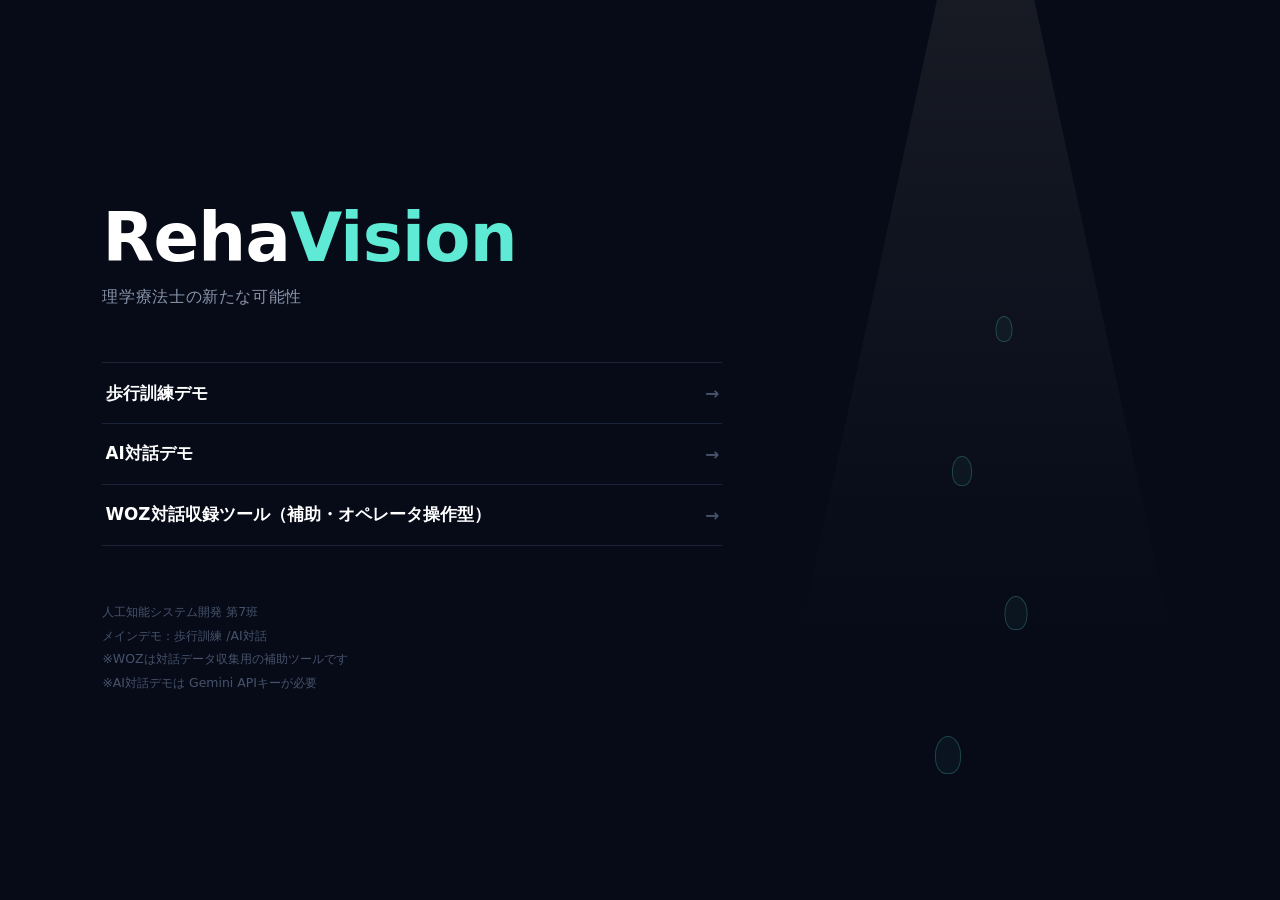
<file: index.html>
<!doctype html>
<html lang="ja">
<head>
<meta charset="utf-8" />
<meta name="viewport" content="width=device-width, initial-scale=1" />
<title>RehaVision</title>
<style>
  * { box-sizing: border-box; margin: 0; padding: 0; }

  body {
    min-height: 100vh;
    background: #070b18;
    color: #fff;
    font-family: "Hiragino Sans", "Yu Gothic UI", "Segoe UI", system-ui, sans-serif;
    display: flex;
    align-items: center;
    padding: 6vh 8vw;
  }

  .wrap { width: min(620px, 100%); }

  h1 {
    font-size: clamp(2.6rem, 7vw, 4.2rem);
    font-weight: 800;
    letter-spacing: -.01em;
    line-height: 1;
  }
  h1 span { color: #5eead4; }

  .lead {
    margin-top: .9rem;
    font-size: .98rem;
    color: #8894a8;
    letter-spacing: .04em;
  }

  nav { margin-top: 3.4rem; }

  a {
    display: flex;
    align-items: center;
    justify-content: space-between;
    padding: 1.15rem .2rem;
    border-top: 1px solid #1b2438;
    color: #fff;
    text-decoration: none;
    font-size: 1.05rem;
    font-weight: 600;
    transition: color .15s ease, padding-left .15s ease;
  }
  a:last-of-type { border-bottom: 1px solid #1b2438; }
  a:hover { color: #5eead4; padding-left: .7rem; }

  a::after {
    content: "→";
    color: #46536b;
    transition: transform .15s ease, color .15s ease;
  }
  a:hover::after { color: #5eead4; transform: translateX(5px); }

  footer {
    margin-top: 3.4rem;
    font-size: .78rem;
    color: #46536b;
    line-height: 1.9;
  }

  /* 背景：デモと同じ床面投影を薄く敷く */
  .beam {
    position: fixed;
    right: 4vw;
    top: 0;
    width: 38vw;
    height: 100%;
    pointer-events: none;
    background: linear-gradient(to bottom, rgba(247,233,196,.07), rgba(247,233,196,.015) 55%, transparent 78%);
    clip-path: polygon(40% 0%, 60% 0%, 100% 100%, 0% 100%);
  }

  .beam i {
    position: absolute;
    left: 50%;
    border-radius: 50% 50% 42% 42%;
    border: 1px solid rgba(94,234,212,.22);
    background: rgba(94,234,212,.04);
  }
  .beam i:nth-child(1) { bottom: 14%; width: 26px; height: 38px; transform: translateX(-50%) translateX(-38px); }
  .beam i:nth-child(2) { bottom: 30%; width: 23px; height: 34px; transform: translateX(-50%) translateX(30px); }
  .beam i:nth-child(3) { bottom: 46%; width: 20px; height: 30px; transform: translateX(-50%) translateX(-24px); }
  .beam i:nth-child(4) { bottom: 62%; width: 17px; height: 26px; transform: translateX(-50%) translateX(18px); }

  @media (max-width: 860px) { .beam { display: none; } }
</style>
</head>
<body>
  <div class="beam" aria-hidden="true"><i></i><i></i><i></i><i></i></div>

  <div class="wrap">
    <h1>Reha<span>Vision</span></h1>
    <p class="lead">理学療法士の新たな可能性</p>

    <nav>
      <a href="rehavision/demo-ui/">歩行訓練デモ</a>
      <a href="rehavision/ai-demo/">AI対話デモ</a>
      <a href="rehavision/woz-tool/operator.html">
              WOZ対話収録ツール（補助・オペレータ操作型）
      </a>
    </nav>

    <footer>
      人工知能システム開発 第7班<br />
      メインデモ：歩行訓練 /AI対話<br />
      ※WOZは対話データ収集用の補助ツールです<br />
      ※AI対話デモは Gemini APIキーが必要
    </footer>
  </div>
</body>
</html>
</file>
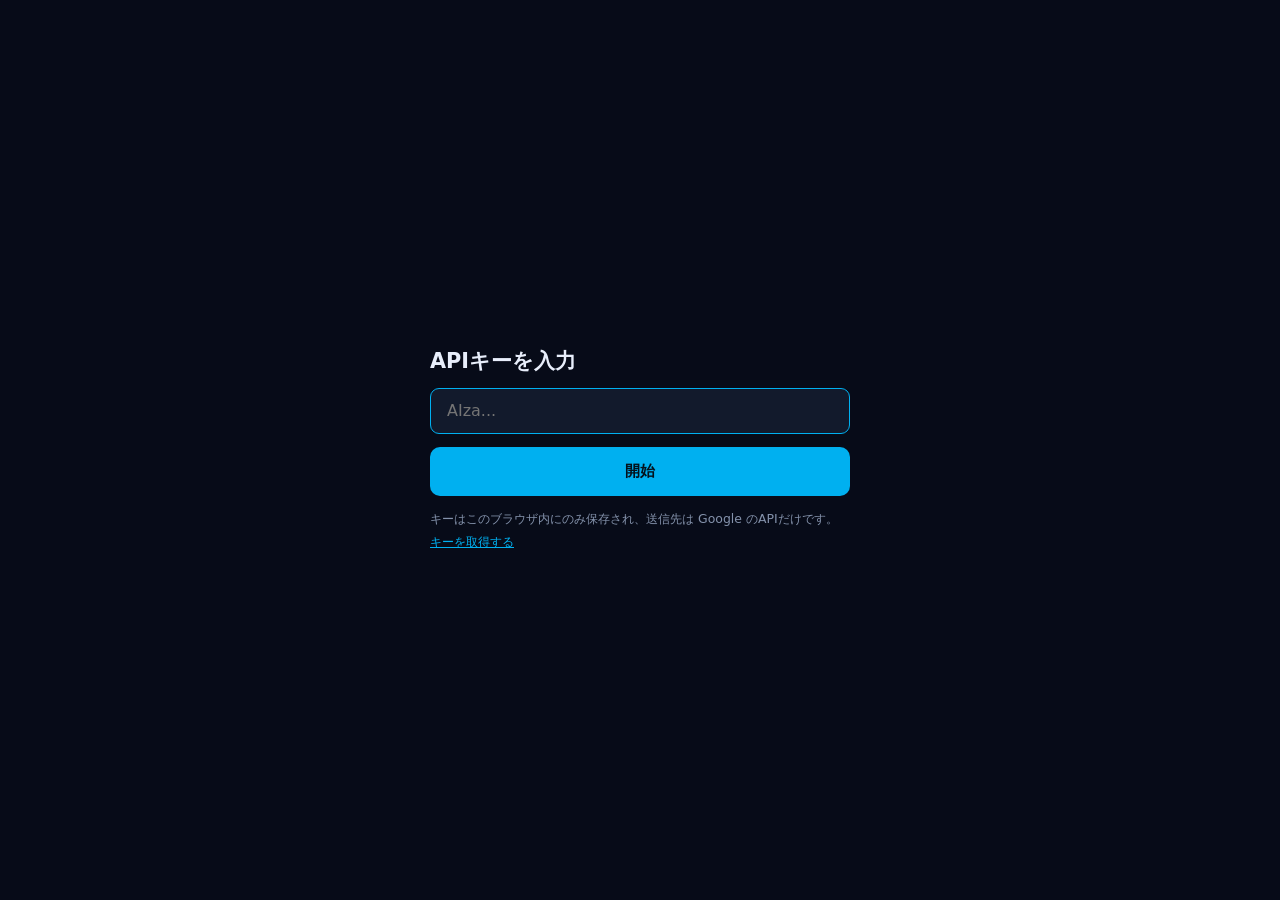
<file: rehavision/ai-demo/index.html>
<!doctype html>
<html lang="ja">
<head>
<meta charset="utf-8" />
<meta name="viewport" content="width=device-width, initial-scale=1" />
<title>RehaVision — AI対話デモ</title>
<link rel="stylesheet" href="style.css" />
</head>
<body>

<!-- APIキーの入力。localStorageにのみ保存し、リポジトリには含めない -->
<div class="gate" id="gate">
  <div class="gate-box">
    <h1>APIキーを入力</h1>
    <input type="password" id="key-input" placeholder="AIza..." autocomplete="off" />
    <button class="btn primary" id="key-save">開始</button>
    <p class="gate-note">
      キーはこのブラウザ内にのみ保存され、送信先は Google のAPIだけです。<br />
      <a href="https://aistudio.google.com/apikey" target="_blank" rel="noopener">キーを取得する</a>
    </p>
  </div>
</div>

<main class="app" id="app" hidden>

  <header class="bar">
    <span class="logo">Reha<b>Vision</b></span>
    <span class="patient">田中 一郎 ／ 右大腿骨頸部骨折 術後・回復期</span>
    <span class="spacer"></span>
    <span class="model" id="model-label"></span>
    <button class="btn ghost sm" id="key-clear">キー変更</button>
  </header>

  <section class="qa">
    <div class="ask">
      <textarea id="question" rows="2" placeholder="質問を入力、またはマイクで話しかける"></textarea>
      <button class="btn mic" id="mic" title="音声で質問する">
        <svg viewBox="0 0 24 24" width="22" height="22" aria-hidden="true">
          <rect x="9" y="2" width="6" height="12" rx="3" />
          <path d="M5 10a7 7 0 0 0 14 0" />
          <line x1="12" y1="17" x2="12" y2="22" />
        </svg>
      </button>
      <button class="btn primary" id="send">送信</button>
    </div>

    <div class="answer" id="answer-box">
      <p class="placeholder" id="placeholder">質問すると、患者の記録に基づいてAIが答えます。</p>
      <p class="answer-text" id="answer" hidden></p>
      <div class="thinking" id="thinking" hidden><span></span><span></span><span></span></div>
      <p class="error" id="error" hidden></p>
    </div>

    <div class="foot">
      <label class="chk"><input type="checkbox" id="speak" checked /> 読み上げる</label>
      <span class="spacer"></span>
      <span class="src" id="src-label"></span>
    </div>
  </section>

  <section class="samples">
    <span class="samples-label">質問例</span>
    <div id="samples"></div>
  </section>

</main>

<script src="app.js"></script>
</body>
</html>
</file>
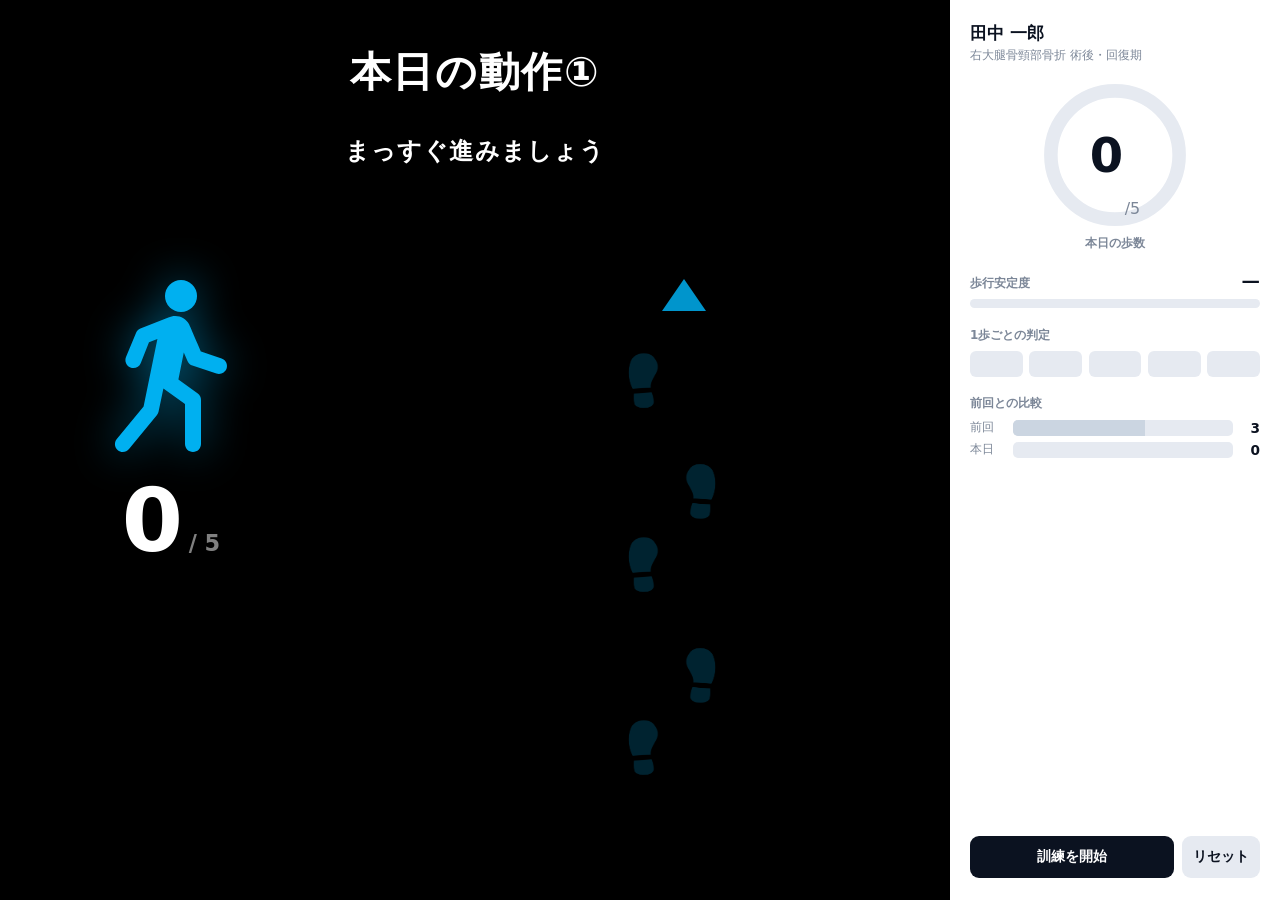
<file: rehavision/demo-ui/index.html>
<!doctype html>
<html lang="ja">
<head>
<meta charset="utf-8" />
<meta name="viewport" content="width=device-width, initial-scale=1" />
<title>Rehavision — 歩行訓練プロジェクション デモ</title>
<link rel="stylesheet" href="style.css" />
</head>
<body>
  <main class="stage">

    <!-- プロジェクターが真上から床に投影している映像。ストーリーボードの意匠に合わせている -->
    <section class="floor" id="floor">

      <h1 class="title">本日の動作①</h1>
      <p class="cue" id="cue">まっすぐ進みましょう</p>

      <!-- 左：歩行を示すピクトグラムと歩数（スライドの配置に合わせている） -->
      <div class="left-col">
        <figure class="walk-icon" aria-hidden="true"></figure>
        <div class="step-count"><b id="step-now">0</b><span>/ 5</span></div>
      </div>

      <!-- 右：進む方向の足跡ガイド。踏むごとに点灯する -->
      <div class="track" aria-hidden="true">
        <div class="arrow"></div>
        <div class="fp l" style="--i:5"></div>
        <div class="fp r" style="--i:4"></div>
        <div class="fp l" style="--i:3"></div>
        <div class="fp r" style="--i:2"></div>
        <div class="fp l" style="--i:1"></div>
      </div>

      <p class="alert" id="alert" hidden><span id="alert-text"></span></p>

    </section>

    <!-- 作業療法士のタブレット -->
    <aside class="panel">
      <div class="patient">
        <span class="patient-name">田中 一郎</span>
        <span class="patient-meta">右大腿骨頸部骨折 術後・回復期</span>
      </div>

      <div class="gauge-block">
        <div class="gauge">
          <svg viewBox="0 0 120 120" aria-hidden="true">
            <circle class="gauge-bg" cx="60" cy="60" r="52" />
            <circle class="gauge-fg" id="gauge-fg" cx="60" cy="60" r="52" />
          </svg>
          <div class="gauge-value"><b id="gauge-num">0</b><i>/5</i></div>
        </div>
        <span class="gauge-label">本日の歩数</span>
      </div>

      <div class="metric">
        <div class="metric-head">
          <span>歩行安定度</span>
          <b id="stability-num">—</b>
        </div>
        <div class="meter"><i id="stability-bar"></i></div>
      </div>

      <div class="metric">
        <div class="metric-head"><span>1歩ごとの判定</span></div>
        <div class="dots" id="dots">
          <i></i><i></i><i></i><i></i><i></i>
        </div>
      </div>

      <div class="metric">
        <div class="metric-head"><span>前回との比較</span></div>
        <div class="bars">
          <div class="bar-row">
            <span class="bar-key">前回</span>
            <div class="bar"><i style="width:60%"></i></div>
            <b class="bar-val">3</b>
          </div>
          <div class="bar-row now">
            <span class="bar-key">本日</span>
            <div class="bar"><i id="bar-today" style="width:0%"></i></div>
            <b class="bar-val" id="bar-today-val">0</b>
          </div>
        </div>
      </div>

      <div class="result" id="result" hidden>
        <span class="result-label">次回目標</span>
        <b class="result-value">7 歩</b>
      </div>

      <div class="controls">
        <button id="start" class="btn">訓練を開始</button>
        <button id="reset" class="btn ghost">リセット</button>
      </div>
    </aside>

  </main>
  <script src="app.js"></script>
</body>
</html>
</file>
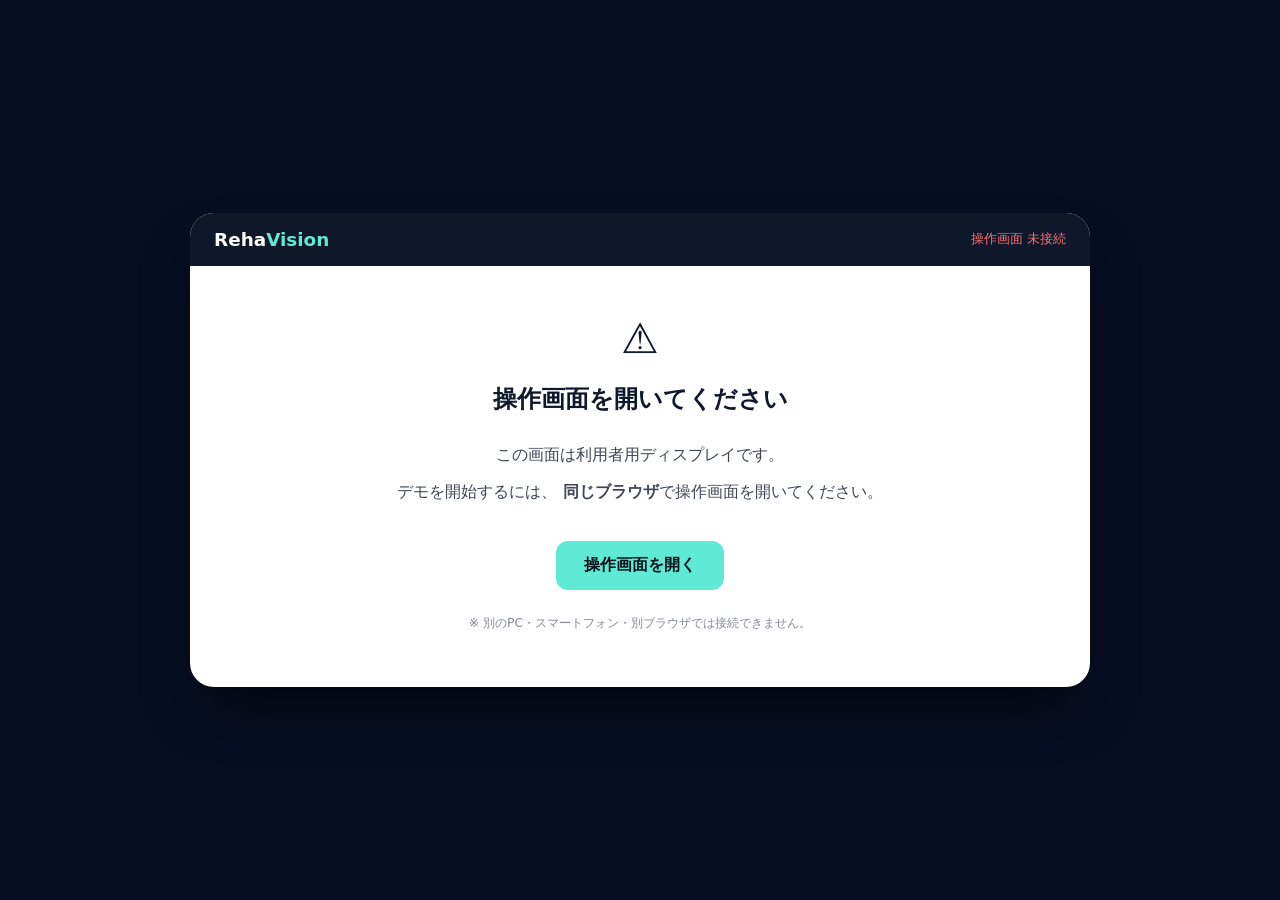
<file: rehavision/woz-tool/display.html>
<!doctype html>
<html lang="ja">
    <head>
        <meta charset="utf-8" />
        <meta name="viewport" content="width=device-width, initial-scale=1" />
        <title>RehaVision — ユーザ役用ディスプレイ</title>
        <link rel="stylesheet" href="woz.css" />
    </head>

    <body class="display-body">
        <div class="device-frame">
            <div class="device-header">
                <span class="device-logo">
                    Reha<span class="accent">Vision</span>
                </span>

                <span class="device-status disconnected" id="device-status">
                    操作画面 未接続
                </span>
            </div>

            <!-- 操作画面が開かれていないとき -->
            <div class="connection-guide" id="connection-guide">
                <div class="connection-icon">⚠</div>

                <h1>操作画面を開いてください</h1>

                <p>この画面は利用者用ディスプレイです。</p>

                <p>
                    デモを開始するには、
                    <strong>同じブラウザ</strong>で操作画面を開いてください。
                </p>

                <a
                    class="open-operator-btn"
                    href="./operator.html"
                    target="_blank"
                    rel="noopener"
                >
                    操作画面を開く
                </a>

                <p class="connection-note">
                    ※ 別のPC・スマートフォン・別ブラウザでは接続できません。
                </p>
            </div>

            <!-- 接続後に表示 -->
            <div class="device-screen" id="device-screen" hidden>
                <!-- 待機 -->
                <div class="idle-view" id="idle-view">
                    <div class="mic-icon" aria-hidden="true">
                        <svg
                            viewBox="0 0 24 24"
                            width="56"
                            height="56"
                            fill="none"
                            stroke="currentColor"
                            stroke-width="1.8"
                            stroke-linecap="round"
                            stroke-linejoin="round"
                        >
                            <rect x="9" y="2" width="6" height="12" rx="3" />

                            <path d="M5 10a7 7 0 0 0 14 0" />

                            <line x1="12" y1="17" x2="12" y2="22" />
                        </svg>
                    </div>

                    <p class="idle-text">タップして質問する</p>

                    <p class="display-help">マイクを使って音声で質問できます</p>
                </div>

                <!-- 確認中 -->
                <div class="thinking-view" id="thinking-view" hidden>
                    <div class="dots" aria-hidden="true">
                        <span></span>
                        <span></span>
                        <span></span>
                    </div>

                    <p class="thinking-text">回答を準備しています…</p>

                    <p class="display-help">担当者が質問内容を確認しています</p>
                </div>

                <!-- 回答 -->
                <div class="answer-view" id="answer-view" hidden>
                    <p class="answer-text" id="answer-text"></p>

                    <button
                        type="button"
                        class="ask-again-btn"
                        id="ask-again-btn"
                    >
                        もう一度質問する
                    </button>
                </div>
            </div>
        </div>

        <script src="display.js"></script>
    </body>
</html>
</file>
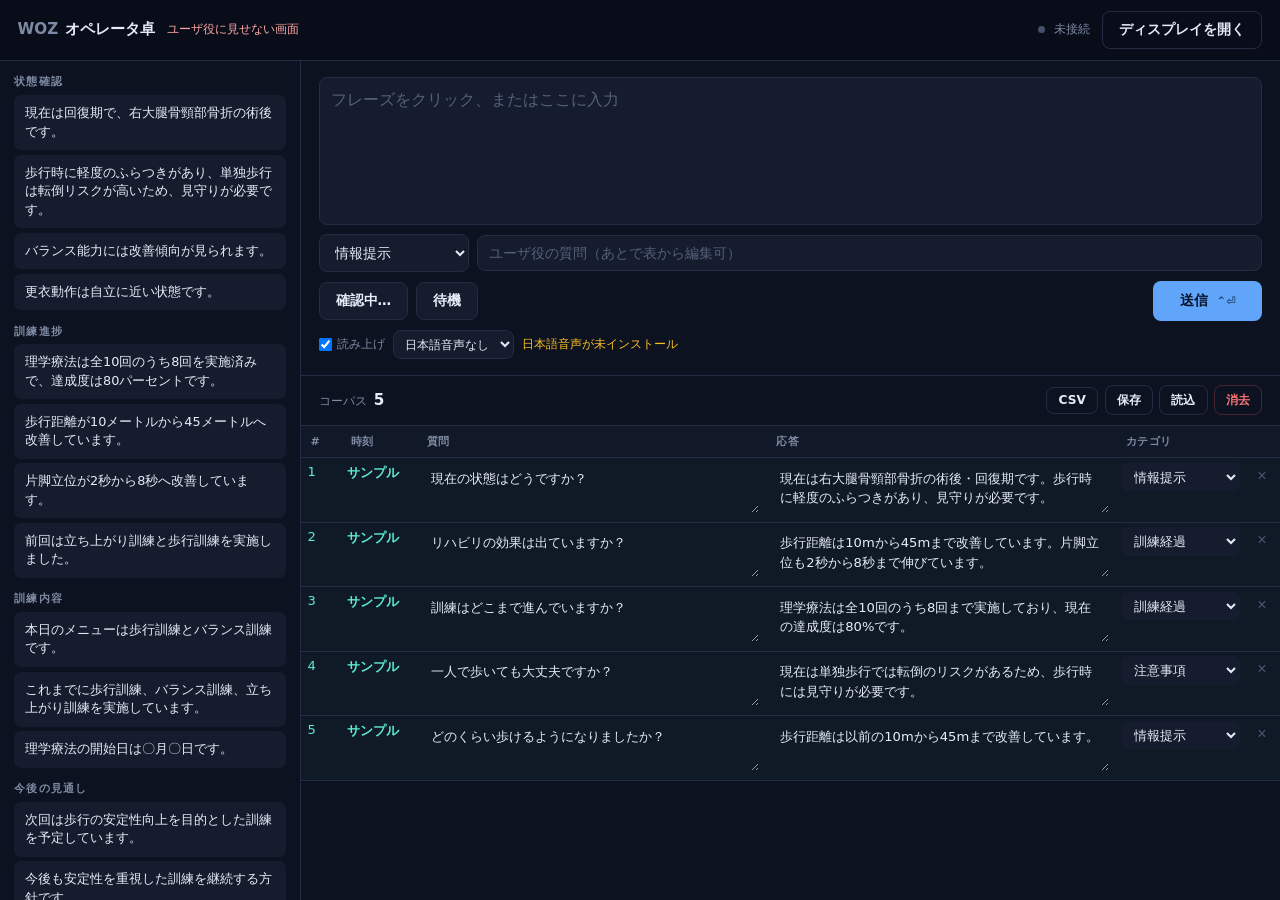
<file: rehavision/woz-tool/operator.html>
<!doctype html>
<html lang="ja">
<head>
<meta charset="utf-8" />
<meta name="viewport" content="width=device-width, initial-scale=1" />
<title>WOZ オペレータ卓</title>
<link rel="stylesheet" href="woz.css" />
</head>
<body class="operator-body">

  <header class="topbar">
    <span class="tb-title">WOZ<b>オペレータ卓</b></span>
    <span class="tb-warn">ユーザ役に見せない画面</span>
    <span class="spacer"></span>
    <span class="link-status" id="link-status">未接続</span>
    <button class="btn ghost" id="open-display-btn">ディスプレイを開く</button>
  </header>

  <main class="op-main">

    <section class="phrases">
      <div id="phrase-groups"></div>
    </section>

    <section class="compose">
      <textarea id="answer-input" class="answer-input" rows="5"
                placeholder="フレーズをクリック、またはここに入力"></textarea>

      <div class="row">
        <select id="category-select" class="select"></select>
        <input id="question-input" class="text-input" type="text"
               placeholder="ユーザ役の質問（あとで表から編集可）" />
      </div>

      <div class="row send-row">
        <button class="btn dim" id="thinking-btn">確認中…</button>
        <button class="btn dim" id="idle-btn">待機</button>
        <button class="btn primary" id="send-btn">送信 <kbd>⌃⏎</kbd></button>
      </div>

      <div class="row audio-row">
        <label class="chk"><input type="checkbox" id="speak-toggle" checked /> 読み上げ</label>
        <select id="voice-select" class="select sm"></select>
        <span class="tts-note" id="tts-note"></span>
      </div>
    </section>

    <section class="log">
      <div class="log-bar">
        <span class="log-count">コーパス <b id="log-count">0</b></span>
        <span class="spacer"></span>
        <button class="btn ghost sm" id="export-csv-btn">CSV</button>
        <button class="btn ghost sm" id="export-json-btn">保存</button>
        <button class="btn ghost sm" id="import-json-btn">読込</button>
        <input type="file" id="import-file" accept="application/json" hidden />
        <button class="btn danger sm" id="clear-log-btn">消去</button>
      </div>

      <div class="table-scroll">
        <table class="log-table">
          <thead>
            <tr>
              <th class="col-id">#</th>
              <th class="col-time">時刻</th>
              <th>質問</th>
              <th>応答</th>
              <th class="col-cat">カテゴリ</th>
              <th class="col-del"></th>
            </tr>
          </thead>
          <tbody id="log-body">
            <tr class="empty-row"><td colspan="6">送信すると1行ずつ記録されます</td></tr>
          </tbody>
        </table>
      </div>
    </section>

  </main>

  <script src="phrases.js"></script>
  <script src="operator.js"></script>
</body>
</html>
</file>
<file: rehavision/ai-demo/style.css>
:root {
  --bg: #070b18;
  --card: #121a2c;
  --line: #232c42;
  --text: #e8eefb;
  --dim: #8492ab;
  --cyan: #00B0F0;
  --yellow: #FFFF00;
  --red: #f87171;
}

* { box-sizing: border-box; margin: 0; padding: 0; }
[hidden] { display: none !important; }

body {
  min-height: 100vh;
  background: var(--bg);
  color: var(--text);
  font-family: "Hiragino Sans", "Yu Gothic UI", "Segoe UI", system-ui, sans-serif;
}

/* ---------- APIキー入力 ---------- */

.gate {
  position: fixed;
  inset: 0;
  display: flex;
  align-items: center;
  justify-content: center;
  padding: 2rem;
  background: var(--bg);
  z-index: 10;
}

.gate-box { width: min(420px, 100%); display: flex; flex-direction: column; gap: .8rem; }
.gate-box h1 { font-size: 1.3rem; font-weight: 800; }

#key-input {
  background: var(--card);
  border: 1px solid var(--line);
  border-radius: 9px;
  padding: .8rem 1rem;
  font: inherit;
  color: var(--text);
}
#key-input:focus { outline: none; border-color: var(--cyan); }

.gate-note { font-size: .78rem; color: var(--dim); line-height: 1.8; }
.gate-note a { color: var(--cyan); }

/* ---------- 本体 ---------- */

.app { max-width: 1000px; margin: 0 auto; padding: 1.2rem 1.4rem 3rem; }

.bar {
  display: flex;
  align-items: center;
  gap: .9rem;
  padding-bottom: 1rem;
  border-bottom: 1px solid var(--line);
  flex-wrap: wrap;
}
.logo { font-size: 1.05rem; font-weight: 800; }
.logo b { color: var(--cyan); font-weight: 800; }
.patient { font-size: .78rem; color: var(--dim); }
.spacer { flex: 1; }
.model { font-size: .72rem; color: var(--dim); font-variant-numeric: tabular-nums; }

.qa { padding-top: 1.4rem; }

.ask { display: flex; gap: .6rem; align-items: stretch; }

#question {
  flex: 1;
  background: var(--card);
  border: 1px solid var(--line);
  border-radius: 10px;
  padding: .8rem 1rem;
  font: inherit;
  font-size: 1.05rem;
  line-height: 1.6;
  color: var(--text);
  resize: none;
}
#question::placeholder { color: #55627d; }
#question:focus { outline: none; border-color: var(--cyan); }

.answer {
  margin-top: 1.2rem;
  min-height: 190px;
  background: var(--card);
  border: 1px solid var(--line);
  border-radius: 14px;
  padding: 1.6rem 1.7rem;
  display: flex;
  align-items: center;
}

.placeholder { color: #55627d; font-size: .95rem; }

.answer-text {
  font-size: clamp(1.2rem, 2.3vw, 1.7rem);
  line-height: 1.85;
  font-weight: 600;
}

.error {
  color: var(--red);
  font-size: .88rem;
  line-height: 1.8;
  white-space: pre-wrap;
  word-break: break-word;
}

.thinking { display: flex; gap: .5rem; }
.thinking span {
  width: 11px; height: 11px; border-radius: 50%;
  background: var(--cyan);
  animation: bounce 1.2s infinite ease-in-out;
}
.thinking span:nth-child(2) { animation-delay: .15s; }
.thinking span:nth-child(3) { animation-delay: .3s; }

@keyframes bounce {
  0%, 60%, 100% { transform: translateY(0); opacity: .35; }
  30% { transform: translateY(-9px); opacity: 1; }
}

.foot {
  display: flex;
  align-items: center;
  margin-top: .8rem;
  font-size: .78rem;
  color: var(--dim);
}
.chk { display: flex; align-items: center; gap: .4rem; }
.src { font-size: .72rem; }

/* ---------- 質問例 ---------- */

.samples { margin-top: 2rem; }
.samples-label {
  font-size: .7rem;
  letter-spacing: .1em;
  color: var(--dim);
  font-weight: 700;
}
#samples { display: flex; flex-wrap: wrap; gap: .45rem; margin-top: .6rem; }

.sample {
  background: transparent;
  border: 1px solid var(--line);
  border-radius: 99px;
  padding: .4rem .9rem;
  font: inherit;
  font-size: .82rem;
  color: var(--dim);
  cursor: pointer;
  transition: color .12s ease, border-color .12s ease;
}
.sample:hover { color: var(--text); border-color: var(--cyan); }

/* ---------- ボタン ---------- */

.btn {
  border: 1px solid transparent;
  border-radius: 10px;
  font: inherit;
  font-weight: 700;
  cursor: pointer;
  transition: opacity .12s ease, background .12s ease;
  white-space: nowrap;
}
.btn:disabled { opacity: .4; cursor: not-allowed; }
.btn.primary { background: var(--cyan); color: #04121c; padding: .8rem 1.7rem; font-size: .95rem; }
.btn.primary:hover:not(:disabled) { background: #3ac4f7; }
.btn.ghost { background: transparent; color: var(--text); border-color: var(--line); }
.btn.ghost:hover { background: var(--card); }
.btn.sm { padding: .35rem .8rem; font-size: .75rem; }

.btn.mic {
  background: var(--card);
  border-color: var(--line);
  color: var(--text);
  width: 54px;
  display: flex; align-items: center; justify-content: center;
}
.btn.mic svg { fill: none; stroke: currentColor; stroke-width: 1.9; stroke-linecap: round; }
.btn.mic:hover { border-color: var(--cyan); }
.btn.mic.on { background: var(--cyan); color: #04121c; border-color: var(--cyan); }
</file>
<file: rehavision/demo-ui/style.css>
:root {
  --bg: #070b18;
  --floor: #0b1226;
  --cyan: #5eead4;
  --blue: #60a5fa;
  --amber: #fbbf24;
  --panel: #ffffff;
  --ink: #0b1220;
  --sub: #7c8798;
  --line: #e6eaf1;
}

* { box-sizing: border-box; margin: 0; padding: 0; }

/* .alert / .result の display 指定が hidden 属性に勝ってしまうため打ち消す */
[hidden] { display: none !important; }

html, body { height: 100%; }

body {
  background: var(--bg);
  font-family: "Hiragino Sans", "Yu Gothic UI", "Segoe UI", system-ui, sans-serif;
  color: var(--ink);
  overflow: hidden;
}

.stage {
  height: 100vh;
  display: grid;
  grid-template-columns: 1fr 330px;
}

@media (max-width: 860px) {
  body { overflow: auto; }
  .stage { grid-template-columns: 1fr; height: auto; }
  .floor { height: 66vh; }
}

/* ---------------- 床面投影 ----------------
   プロジェクターが真上から照らしている想定のため、遠近感は付けず平面で描く。
   配色はストーリーボード（黒地・シアン #00B0F0・白文字・黄色の警告）に合わせる。
   ------------------------------------------ */

.floor {
  position: relative;
  overflow: hidden;
  background: #000;
  color: #fff;
}

.title {
  position: absolute;
  top: 5%;
  left: 50%;
  transform: translateX(-50%);
  font-size: clamp(1.6rem, 3.2vw, 2.6rem);
  font-weight: 800;
  letter-spacing: .04em;
  white-space: nowrap;
}

.cue {
  position: absolute;
  top: 15%;
  left: 50%;
  transform: translateX(-50%);
  font-size: clamp(1rem, 2vw, 1.5rem);
  font-weight: 700;
  letter-spacing: .05em;
  white-space: nowrap;
  transition: opacity .25s ease;
}

/* 左：歩行ピクトグラムと歩数。足跡と重ならないよう列を分ける */
.left-col {
  position: absolute;
  left: 5%;
  top: 30%;
  width: 26%;
  display: flex;
  flex-direction: column;
  align-items: center;
  gap: 1.2rem;
}

.walk-icon {
  width: clamp(110px, 15vw, 210px);
  height: clamp(110px, 15vw, 210px);
  background: url("assets/walk.svg") center / contain no-repeat;
  filter: drop-shadow(0 0 22px rgba(0,176,240,.5));
}

.step-count { display: flex; align-items: baseline; gap: .35rem; }
.step-count b {
  font-size: clamp(3rem, 7vw, 5.5rem);
  font-weight: 800;
  line-height: .9;
  font-variant-numeric: tabular-nums;
}
.step-count span { font-size: 1.4rem; color: rgba(255,255,255,.5); font-weight: 600; }

/* 右：進む方向を示す矢印と足跡の列 */
.track {
  position: absolute;
  left: 62%;
  bottom: 9%;
  width: 190px;
  height: 60%;
}

.arrow {
  position: absolute;
  left: 50%;
  top: 0;
  width: 0; height: 0;
  transform: translateX(-50%);
  border-left: 22px solid transparent;
  border-right: 22px solid transparent;
  border-bottom: 32px solid #00B0F0;
  opacity: .85;
}

/* 素材は左右の足が並んだ1枚絵。半分ずつ切り出して片足として使う */
.fp {
  position: absolute;
  bottom: calc(4% + (var(--i) - 1) * 17%);
  width: 54px;
  height: 80px;
  background-image: url("assets/footprints.png");
  background-repeat: no-repeat;
  background-size: 200% 100%;
  opacity: .2;
  transition: opacity .25s ease, filter .25s ease;
}
.fp.l { left: 20px; background-position: 0% 50%; }
.fp.r { left: 92px; background-position: 100% 50%; }

.fp.on {
  opacity: 1;
  filter: drop-shadow(0 0 16px rgba(0,176,240,.9));
}

/* ストーリーボードどおり黄色。床に投影されるため枠は付けない */
.alert {
  position: absolute;
  left: 50%;
  top: 26%;
  transform: translateX(-50%);
  color: #FFFF00;
  font-size: clamp(1rem, 1.9vw, 1.35rem);
  font-weight: 700;
  white-space: nowrap;
  text-shadow: 0 0 18px rgba(255,255,0,.45);
  animation: pop .25s ease;
}

@keyframes pop {
  from { opacity: 0; transform: translateX(-50%) translateY(6px); }
  to   { opacity: 1; transform: translateX(-50%) translateY(0); }
}

/* ---------------- タブレット ---------------- */

.panel {
  background: var(--panel);
  padding: 1.4rem 1.25rem;
  display: flex;
  flex-direction: column;
  gap: 1.15rem;
  overflow-y: auto;
}

.patient { display: flex; flex-direction: column; gap: .15rem; }
.patient-name { font-size: 1.05rem; font-weight: 800; }
.patient-meta { font-size: .72rem; color: var(--sub); }

.gauge-block { display: flex; flex-direction: column; align-items: center; gap: .35rem; }

.gauge { position: relative; width: 148px; height: 148px; }
.gauge svg { width: 100%; height: 100%; transform: rotate(-90deg); }
.gauge circle { fill: none; stroke-width: 11; stroke-linecap: round; }
.gauge-bg { stroke: var(--line); }
.gauge-fg {
  stroke: var(--blue);
  stroke-dasharray: 327;
  stroke-dashoffset: 327;
  transition: stroke-dashoffset .55s cubic-bezier(.4,0,.2,1), stroke .3s ease;
}
.gauge-fg.done { stroke: #10b981; }

.gauge-value {
  position: absolute; inset: 0;
  display: flex; align-items: center; justify-content: center; gap: .1rem;
}
.gauge-value b { font-size: 3rem; font-weight: 800; font-variant-numeric: tabular-nums; }
.gauge-value i {
  font-style: normal; font-size: 1rem; color: var(--sub);
  align-self: flex-end; margin-bottom: .7rem;
}

.gauge-label { font-size: .75rem; color: var(--sub); font-weight: 600; }

.metric { display: flex; flex-direction: column; gap: .45rem; }

.metric-head {
  display: flex; align-items: baseline; justify-content: space-between;
  font-size: .75rem; color: var(--sub); font-weight: 600;
}
.metric-head b { font-size: 1.15rem; color: var(--ink); font-variant-numeric: tabular-nums; }

.meter { height: 9px; border-radius: 99px; background: var(--line); overflow: hidden; }
.meter i {
  display: block; height: 100%; width: 0;
  border-radius: 99px; background: var(--blue);
  transition: width .5s ease, background .3s ease;
}
.meter i.warn { background: var(--amber); }
.meter i.good { background: #10b981; }

.dots { display: flex; gap: .4rem; }
.dots i {
  flex: 1; height: 26px; border-radius: 6px;
  background: var(--line);
  transition: background .3s ease;
}
.dots i.ok   { background: #10b981; }
.dots i.warn { background: var(--amber); }

.bars { display: flex; flex-direction: column; gap: .4rem; }
.bar-row { display: flex; align-items: center; gap: .5rem; }
.bar-key { font-size: .72rem; color: var(--sub); width: 2.2rem; }
.bar { flex: 1; height: 16px; border-radius: 5px; background: var(--line); overflow: hidden; }
.bar i { display: block; height: 100%; background: #cbd5e1; transition: width .5s ease; }
.bar-row.now .bar i { background: var(--blue); }
.bar-val { font-size: .85rem; font-variant-numeric: tabular-nums; width: 1.2rem; text-align: right; }

.result {
  display: flex; align-items: center; justify-content: space-between;
  padding: .7rem .9rem; border-radius: 10px;
  background: #ecfdf5; border: 1px solid #a7f3d0;
}
.result-label { font-size: .75rem; color: #047857; font-weight: 600; }
.result-value { font-size: 1.3rem; color: #065f46; font-weight: 800; }

.controls { margin-top: auto; display: flex; gap: .5rem; padding-top: .5rem; }

.btn {
  flex: 1; padding: .7rem; border: none; border-radius: 9px;
  font-family: inherit; font-size: .88rem; font-weight: 700;
  background: var(--ink); color: #fff; cursor: pointer;
  transition: opacity .15s ease;
}
.btn:hover { opacity: .85; }
.btn:disabled { opacity: .35; cursor: not-allowed; }
.btn.ghost { flex: 0 0 auto; background: var(--line); color: var(--ink); }
</file>
<file: rehavision/woz-tool/woz.css>
:root {
    --navy-deep: #070d22;
    --cyan: #5eead4;
    --blue: #60a5fa;
    --ink: #0f172a;
    --muted: #64748b;
    --danger: #f87171;

    /* オペレータ卓（ダーク） */
    --op-bg: #0d1220;
    --op-card: #151c2e;
    --op-line: #232c42;
    --op-text: #e6ecf7;
    --op-dim: #7d8aa3;
}

* {
    box-sizing: border-box;
    margin: 0;
    padding: 0;
}

/* .alert 等の display 指定が hidden 属性に勝ってしまうため打ち消す */
[hidden] {
    display: none !important;
}

body {
    font-family:
        "Hiragino Sans", "Yu Gothic UI", "Segoe UI", system-ui, sans-serif;
    color: var(--ink);
}

/* ============================================================
   ユーザ役用ディスプレイ（白・大きく見せる）
   ============================================================ */

.display-body {
    min-height: 100vh;
    background: var(--navy-deep);
    display: flex;
    align-items: center;
    justify-content: center;
    padding: 2rem;
}

.device-frame {
    width: min(900px, 100%);
    background: #fff;
    border-radius: 24px;
    overflow: hidden;
    box-shadow: 0 30px 60px -20px rgba(0, 0, 0, 0.6);
    display: flex;
    flex-direction: column;
}

.device-header {
    display: flex;
    align-items: center;
    justify-content: space-between;
    padding: 1rem 1.5rem;
    background: var(--ink);
    color: #fff;
}

.device-logo {
    font-size: 1.15rem;
    font-weight: 800;
}
.device-logo .accent {
    color: var(--cyan);
}
.device-status {
    font-size: 0.8rem;
    color: rgba(255, 255, 255, 0.55);
}

.device-screen {
    min-height: min(60vh, 420px);
    display: flex;
    align-items: center;
    justify-content: center;
    padding: 3rem 2.5rem;
    background: #fff;
}

.idle-view,
.thinking-view {
    display: flex;
    flex-direction: column;
    align-items: center;
    gap: 1rem;
    color: var(--muted);
}

.mic-icon {
    color: var(--blue);
    opacity: 0.7;
}
.idle-text,
.thinking-text {
    font-size: 1.15rem;
}

.dots {
    display: flex;
    gap: 0.5rem;
}
.dots span {
    width: 12px;
    height: 12px;
    border-radius: 50%;
    background: var(--blue);
    animation: bounce 1.2s infinite ease-in-out;
}
.dots span:nth-child(2) {
    animation-delay: 0.15s;
}
.dots span:nth-child(3) {
    animation-delay: 0.3s;
}

@keyframes bounce {
    0%,
    60%,
    100% {
        transform: translateY(0);
        opacity: 0.4;
    }
    30% {
        transform: translateY(-10px);
        opacity: 1;
    }
}

.answer-view {
    width: 100%;
}
.answer-text {
    font-size: clamp(1.4rem, 2.6vw, 2rem);
    line-height: 1.7;
    font-weight: 600;
}

/* ============================================================
   オペレータ卓（ダーク）
   ============================================================ */

.operator-body {
    background: var(--op-bg);
    color: var(--op-text);
    height: 100vh;
    display: flex;
    flex-direction: column;
    overflow: hidden;
}

.topbar {
    display: flex;
    align-items: center;
    gap: 0.8rem;
    padding: 0.7rem 1.1rem;
    background: #090d19;
    border-bottom: 1px solid var(--op-line);
    flex-shrink: 0;
}

.tb-title {
    font-size: 0.95rem;
    font-weight: 800;
    color: var(--op-dim);
}
.tb-title b {
    color: var(--op-text);
    margin-left: 0.4rem;
}
.tb-warn {
    font-size: 0.72rem;
    color: #fca5a5;
}
.spacer {
    flex: 1;
}

.link-status {
    font-size: 0.75rem;
    color: var(--op-dim);
    padding-left: 1rem;
    position: relative;
}
.link-status::before {
    content: "";
    position: absolute;
    left: 0;
    top: 50%;
    width: 7px;
    height: 7px;
    margin-top: -3.5px;
    border-radius: 50%;
    background: #47506a;
}
.link-status.connected {
    color: var(--cyan);
}
.link-status.connected::before {
    background: var(--cyan);
    box-shadow: 0 0 8px var(--cyan);
}

.op-main {
    flex: 1;
    display: grid;
    grid-template-columns: 300px 1fr;
    grid-template-rows: auto 1fr;
    grid-template-areas:
        "phrases compose"
        "phrases log";
    gap: 1px;
    background: var(--op-line);
    min-height: 0;
}

@media (max-width: 900px) {
    .operator-body {
        height: auto;
        overflow: auto;
    }
    .op-main {
        grid-template-columns: 1fr;
        grid-template-areas: "phrases" "compose" "log";
    }
}

.phrases {
    grid-area: phrases;
    background: var(--op-bg);
    overflow-y: auto;
    padding: 0.9rem;
}
.compose {
    grid-area: compose;
    background: var(--op-bg);
    padding: 1rem 1.1rem;
    display: flex;
    flex-direction: column;
    gap: 0.6rem;
}
.log {
    grid-area: log;
    background: var(--op-bg);
    display: flex;
    flex-direction: column;
    min-height: 0;
}

/* --- フレーズ --- */

.phrase-group {
    margin-bottom: 0.9rem;
}

.phrase-group-title {
    font-size: 0.68rem;
    font-weight: 700;
    letter-spacing: 0.1em;
    color: var(--op-dim);
    margin-bottom: 0.35rem;
}

.phrase-btn {
    display: block;
    width: 100%;
    text-align: left;
    background: var(--op-card);
    border: 1px solid transparent;
    border-radius: 7px;
    padding: 0.5rem 0.6rem;
    margin-bottom: 0.28rem;
    font: inherit;
    font-size: 0.8rem;
    line-height: 1.45;
    color: var(--op-text);
    cursor: pointer;
    transition:
        background 0.1s ease,
        border-color 0.1s ease;
}
.phrase-btn:hover {
    background: #1d263c;
    border-color: var(--blue);
}
.phrase-btn:active {
    background: #243050;
}

/* --- 入力 --- */

.answer-input,
.text-input,
.select {
    background: var(--op-card);
    border: 1px solid var(--op-line);
    border-radius: 8px;
    padding: 0.55rem 0.7rem;
    font: inherit;
    font-size: 0.9rem;
    color: var(--op-text);
    width: 100%;
}
.answer-input {
    resize: none;
    line-height: 1.6;
    font-size: 1rem;
}
.answer-input::placeholder,
.text-input::placeholder {
    color: #55607a;
}
.answer-input:focus,
.text-input:focus,
.select:focus {
    outline: none;
    border-color: var(--blue);
}

.row {
    display: flex;
    gap: 0.5rem;
    align-items: center;
}
.row .select {
    width: 150px;
    flex-shrink: 0;
}
.row .text-input {
    flex: 1;
}
.select.sm {
    width: auto;
    font-size: 0.78rem;
    padding: 0.3rem 0.45rem;
}

.send-row {
    justify-content: flex-end;
}
.send-row .btn.primary {
    margin-left: auto;
}

.audio-row {
    font-size: 0.78rem;
    color: var(--op-dim);
}
.chk {
    display: flex;
    align-items: center;
    gap: 0.35rem;
    white-space: nowrap;
}
.tts-note {
    color: #fbbf24;
    font-size: 0.75rem;
}

/* --- ボタン --- */

.btn {
    border: 1px solid transparent;
    border-radius: 8px;
    padding: 0.55rem 1rem;
    font: inherit;
    font-size: 0.85rem;
    font-weight: 700;
    cursor: pointer;
    transition:
        background 0.12s ease,
        opacity 0.12s ease;
    white-space: nowrap;
}
.btn.primary {
    background: var(--blue);
    color: #06122a;
    padding: 0.6rem 1.6rem;
}
.btn.primary:hover {
    background: #7db4fb;
}
.btn.dim {
    background: var(--op-card);
    color: var(--op-text);
    border-color: var(--op-line);
}
.btn.dim:hover {
    background: #1d263c;
}
.btn.ghost {
    background: transparent;
    color: var(--op-text);
    border-color: var(--op-line);
}
.btn.ghost:hover {
    background: var(--op-card);
}
.btn.danger {
    background: transparent;
    color: var(--danger);
    border-color: #4a2530;
}
.btn.danger:hover {
    background: #2a1720;
}
.btn.sm {
    padding: 0.35rem 0.7rem;
    font-size: 0.76rem;
}

kbd {
    font: inherit;
    font-size: 0.72rem;
    opacity: 0.65;
    margin-left: 0.25rem;
}

/* --- コーパス --- */

.log-bar {
    display: flex;
    align-items: center;
    gap: 0.4rem;
    padding: 0.6rem 1.1rem;
    border-bottom: 1px solid var(--op-line);
    flex-shrink: 0;
}
.log-count {
    font-size: 0.78rem;
    color: var(--op-dim);
}
.log-count b {
    color: var(--op-text);
    font-size: 0.95rem;
    margin-left: 0.2rem;
}

.table-scroll {
    overflow: auto;
    flex: 1;
    min-height: 0;
}

.log-table {
    width: 100%;
    border-collapse: collapse;
    font-size: 0.82rem;
}

.log-table th {
    position: sticky;
    top: 0;
    text-align: left;
    padding: 0.5rem 0.6rem;
    background: #111828;
    border-bottom: 1px solid var(--op-line);
    font-size: 0.7rem;
    font-weight: 700;
    letter-spacing: 0.05em;
    color: var(--op-dim);
    white-space: nowrap;
}

.log-table td {
    padding: 0.3rem 0.4rem;
    border-bottom: 1px solid var(--op-line);
    vertical-align: top;
}

.col-id {
    width: 40px;
}
.col-time {
    width: 76px;
}
.col-cat {
    width: 130px;
}
.col-del {
    width: 34px;
}

.log-table .cell-input {
    width: 100%;
    border: 1px solid transparent;
    border-radius: 6px;
    padding: 0.3rem 0.4rem;
    font: inherit;
    font-size: 0.82rem;
    line-height: 1.5;
    background: transparent;
    color: var(--op-text);
    resize: vertical;
}
.log-table .cell-input:hover {
    border-color: var(--op-line);
}
.log-table .cell-input:focus {
    outline: none;
    border-color: var(--blue);
    background: var(--op-card);
}
.log-table select.cell-input {
    background: var(--op-card);
}

.log-table .cell-static {
    padding: 0.4rem;
    color: var(--op-dim);
    font-variant-numeric: tabular-nums;
}

.row-del-btn {
    background: none;
    border: none;
    color: #4c5670;
    cursor: pointer;
    font-size: 1rem;
    line-height: 1;
    padding: 0.3rem;
    border-radius: 5px;
}
.row-del-btn:hover {
    color: var(--danger);
    background: #2a1720;
}

.empty-row td {
    padding: 2rem;
    text-align: center;
    color: #4c5670;
    font-size: 0.82rem;
}

/* =========================================================
   Display 接続案内
   ========================================================= */

.connection-guide {
    width: 100%;
    min-height: 420px;

    display: flex;
    flex-direction: column;
    justify-content: center;
    align-items: center;

    text-align: center;

    padding: 48px 28px;
}

.connection-icon {
    font-size: 42px;
    margin-bottom: 20px;
}

.connection-guide h1 {
    font-size: 1.5rem;
    margin-bottom: 22px;
}

.connection-guide p {
    line-height: 1.8;
    margin: 4px 0;
    opacity: 0.8;
}

.open-operator-btn {
    margin-top: 30px;

    border: 0;
    border-radius: 12px;

    padding: 14px 28px;

    font-size: 1rem;
    font-weight: 700;

    cursor: pointer;

    background: #5eead4;
    color: #07111a;
}

.open-operator-btn:hover {
    opacity: 0.88;
}

.connection-note {
    margin-top: 22px !important;

    font-size: 0.78rem;

    opacity: 0.5 !important;
}

/* 接続状態 */

.device-status.connected {
    color: #5eead4;
}

.device-status.disconnected {
    color: #f87171;
}
.open-operator-btn {
    display: inline-block;
    text-decoration: none;
}
/* Display補足 */

.display-help {
    margin-top: 12px;

    font-size: 0.85rem;

    opacity: 0.55;
}

/* もう一度質問 */

.ask-again-btn {
    display: block;

    margin: 32px auto 0;

    padding: 11px 20px;

    border-radius: 10px;

    border: 1px solid rgba(255, 255, 255, 0.2);

    background: transparent;
    color: inherit;

    cursor: pointer;
}

.ask-again-btn:hover {
    background: rgba(255, 255, 255, 0.08);
}

/* サンプルコーパス */
.sample-row {
    background: rgba(94, 234, 212, 0.035);
}

.sample-row td:first-child,
.sample-row td:nth-child(2) {
    color: #5eead4;
}

.sample-row td:nth-child(2) {
    font-weight: 700;
}
</file>
